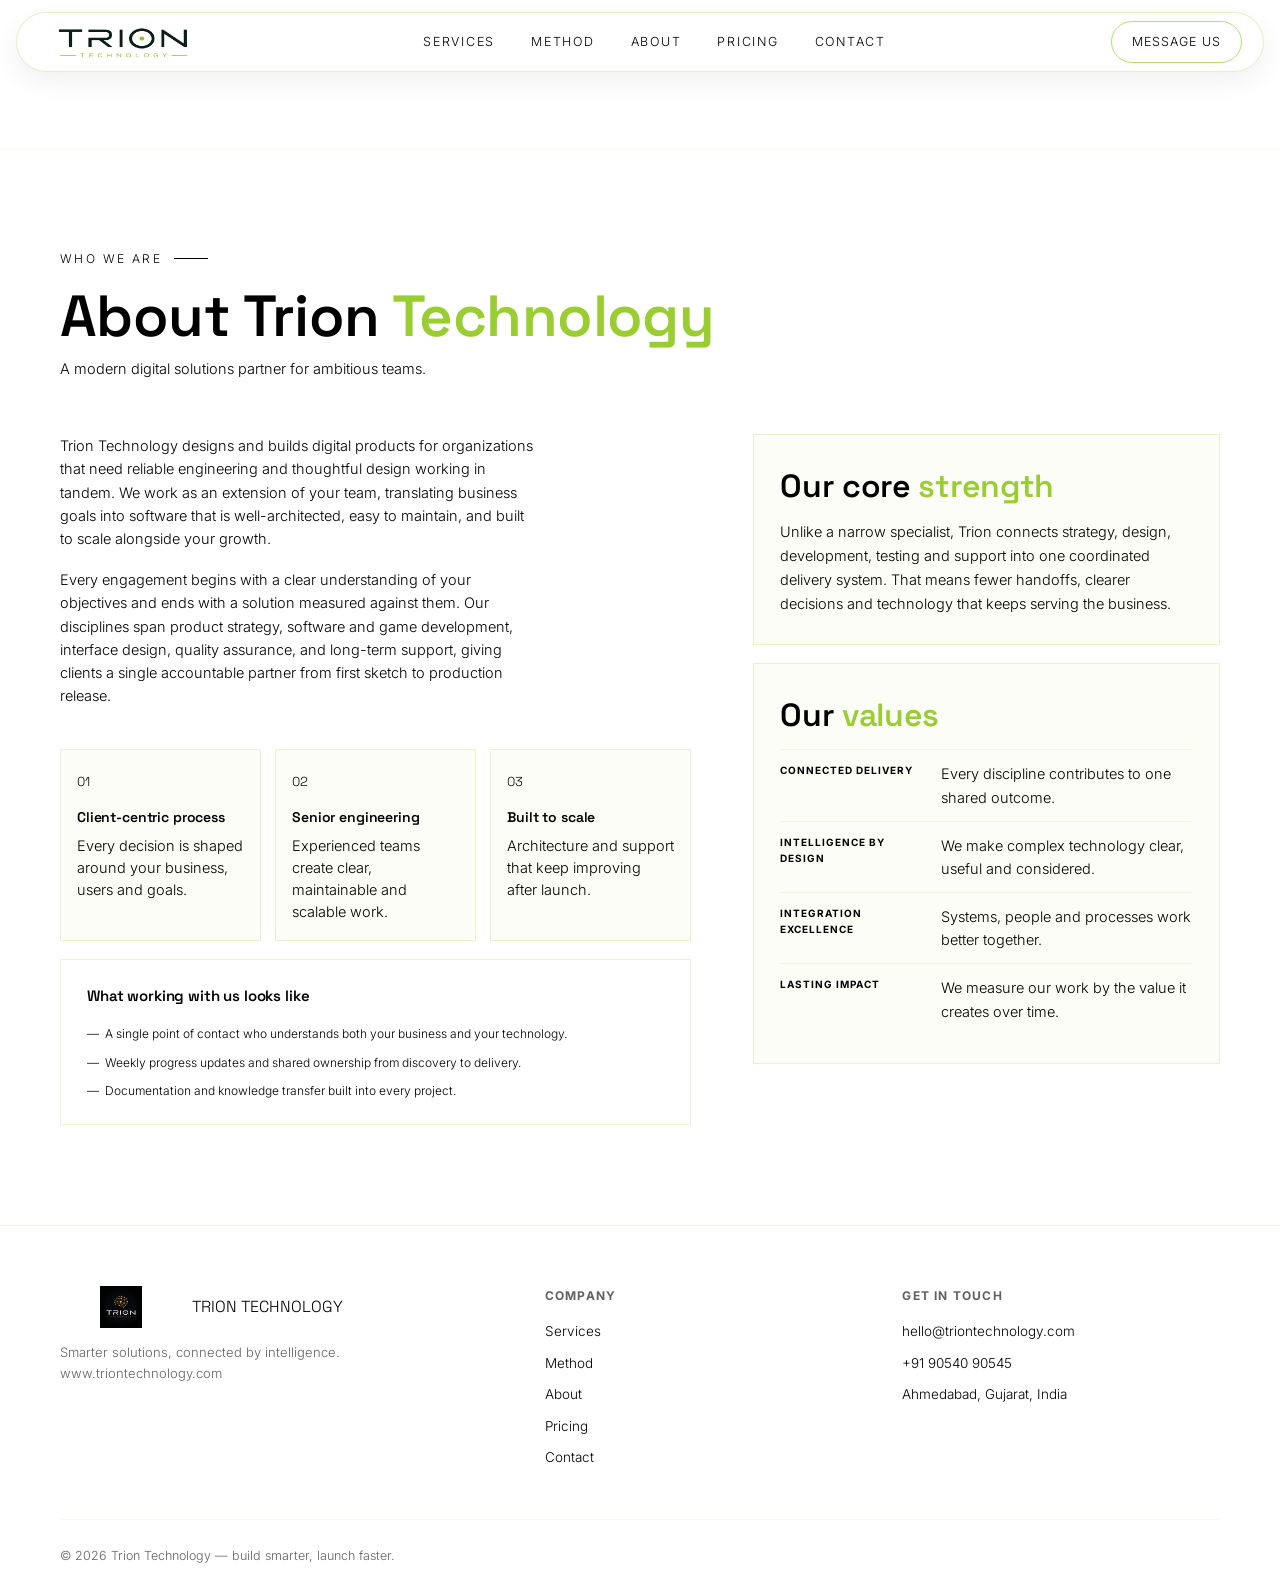
<file: trion-site-split/trion-site-split/about.html>
<!DOCTYPE html>
<html lang="en">
<head>
<meta charset="UTF-8">
<meta name="viewport" content="width=device-width, initial-scale=1.0">
<title>About Trion Technology</title>
<link rel="preconnect" href="https://fonts.googleapis.com">
<link rel="preconnect" href="https://fonts.gstatic.com" crossorigin>
<link href="https://fonts.googleapis.com/css2?family=Space+Grotesk:wght@400;500;600;700&family=Inter:wght@300;400;500;600&display=swap" rel="stylesheet">
<link rel="stylesheet" href="assets/css/styles.css">
</head>
<body class="inner-page">
<header class="nav"><div class="wrap"><a href="index.html#top" class="brandmark"><img src="assets/img/logo/logo.jpg" alt="Trion Technology logo" class="logo-img"></a><nav class="nav-links" id="navLinks"><div class="nav-item"><a href="index.html#services">Services</a></div><div class="nav-item"><a href="index.html#method">Method</a></div><div class="nav-item"><a href="about.html">About</a></div><div class="nav-item"><a href="pricing.html">Pricing</a></div><div class="nav-item"><a href="contact.html">Contact</a></div></nav><a class="whatsapp-btn" href="https://wa.me/919054090545" target="_blank" rel="noopener">Message us</a><button class="nav-toggle" id="navToggle" aria-label="Toggle menu">☰</button></div></header>
<main>
  <section class="about about-page-section about-layout">
    <div class="wrap">
      <div class="about-intro"><div class="eyebrow">Who we are</div><h1>About Trion <span class="accent">Technology</span></h1><p>A modern digital solutions partner for ambitious teams.</p></div>
      <div class="about-columns">
        <div class="about-story">
          <p>Trion Technology designs and builds digital products for organizations that need reliable engineering and thoughtful design working in tandem. We work as an extension of your team, translating business goals into software that is well-architected, easy to maintain, and built to scale alongside your growth.</p>
          <p>Every engagement begins with a clear understanding of your objectives and ends with a solution measured against them. Our disciplines span product strategy, software and game development, interface design, quality assurance, and long-term support, giving clients a single accountable partner from first sketch to production release.</p>
          <div class="about-principles">
            <article><span>01</span><h3>Client-centric process</h3><p>Every decision is shaped around your business, users and goals.</p></article>
            <article><span>02</span><h3>Senior engineering</h3><p>Experienced teams create clear, maintainable and scalable work.</p></article>
            <article><span>03</span><h3>Built to scale</h3><p>Architecture and support that keep improving after launch.</p></article>
          </div>
          <div class="about-note"><h3>What working with us looks like</h3><ul><li>A single point of contact who understands both your business and your technology.</li><li>Weekly progress updates and shared ownership from discovery to delivery.</li><li>Documentation and knowledge transfer built into every project.</li></ul></div>
        </div>
        <aside class="about-aside">
          <div class="about-panel"><h2>Our core <span class="accent">strength</span></h2><p>Unlike a narrow specialist, Trion connects strategy, design, development, testing and support into one coordinated delivery system. That means fewer handoffs, clearer decisions and technology that keeps serving the business.</p></div>
          <div class="about-panel about-values"><h2>Our <span class="accent">values</span></h2><div><strong>Connected delivery</strong><p>Every discipline contributes to one shared outcome.</p></div><div><strong>Intelligence by design</strong><p>We make complex technology clear, useful and considered.</p></div><div><strong>Integration excellence</strong><p>Systems, people and processes work better together.</p></div><div><strong>Lasting impact</strong><p>We measure our work by the value it creates over time.</p></div></div>
        </aside>
      </div>
    </div>
  </section>
</main>
<footer><div class="wrap"><div class="foot-grid"><div><div class="foot-brand"><img src="assets/img/logo/logo.jpg" alt="" class="logo-img"><span>TRION TECHNOLOGY</span></div><p style="font-size:13px;max-width:280px;color:var(--gray-dim)">Smarter solutions, connected by intelligence. www.triontechnology.com</p></div><div class="foot-col"><h4>Company</h4><ul><li><a href="index.html#services">Services</a></li><li><a href="index.html#method">Method</a></li><li><a href="about.html">About</a></li><li><a href="pricing.html">Pricing</a></li><li><a href="contact.html">Contact</a></li></ul></div><div class="foot-col"><h4>Get in touch</h4><ul><li><a href="mailto:hello@triontechnology.com">hello@triontechnology.com</a></li><li><a href="https://wa.me/919054090545">+91 90540 90545</a></li><li>Ahmedabad, Gujarat, India</li></ul></div></div><div class="foot-bottom"><div>© 2026 Trion Technology — build smarter, launch faster.</div></div></div></footer>
<script>var navToggle=document.getElementById('navToggle'),navLinks=document.getElementById('navLinks');navToggle.addEventListener('click',function(){var open=navLinks.style.display==='flex';navLinks.style.display=open?'none':'flex';navLinks.style.cssText+=open?'':'position:absolute;top:100%;left:0;right:0;background:#FFFFFF;flex-direction:column;padding:20px 40px;border-bottom:1px solid rgba(154,205,50,0.15);gap:18px;';});</script>
</body>
</html>
</file>
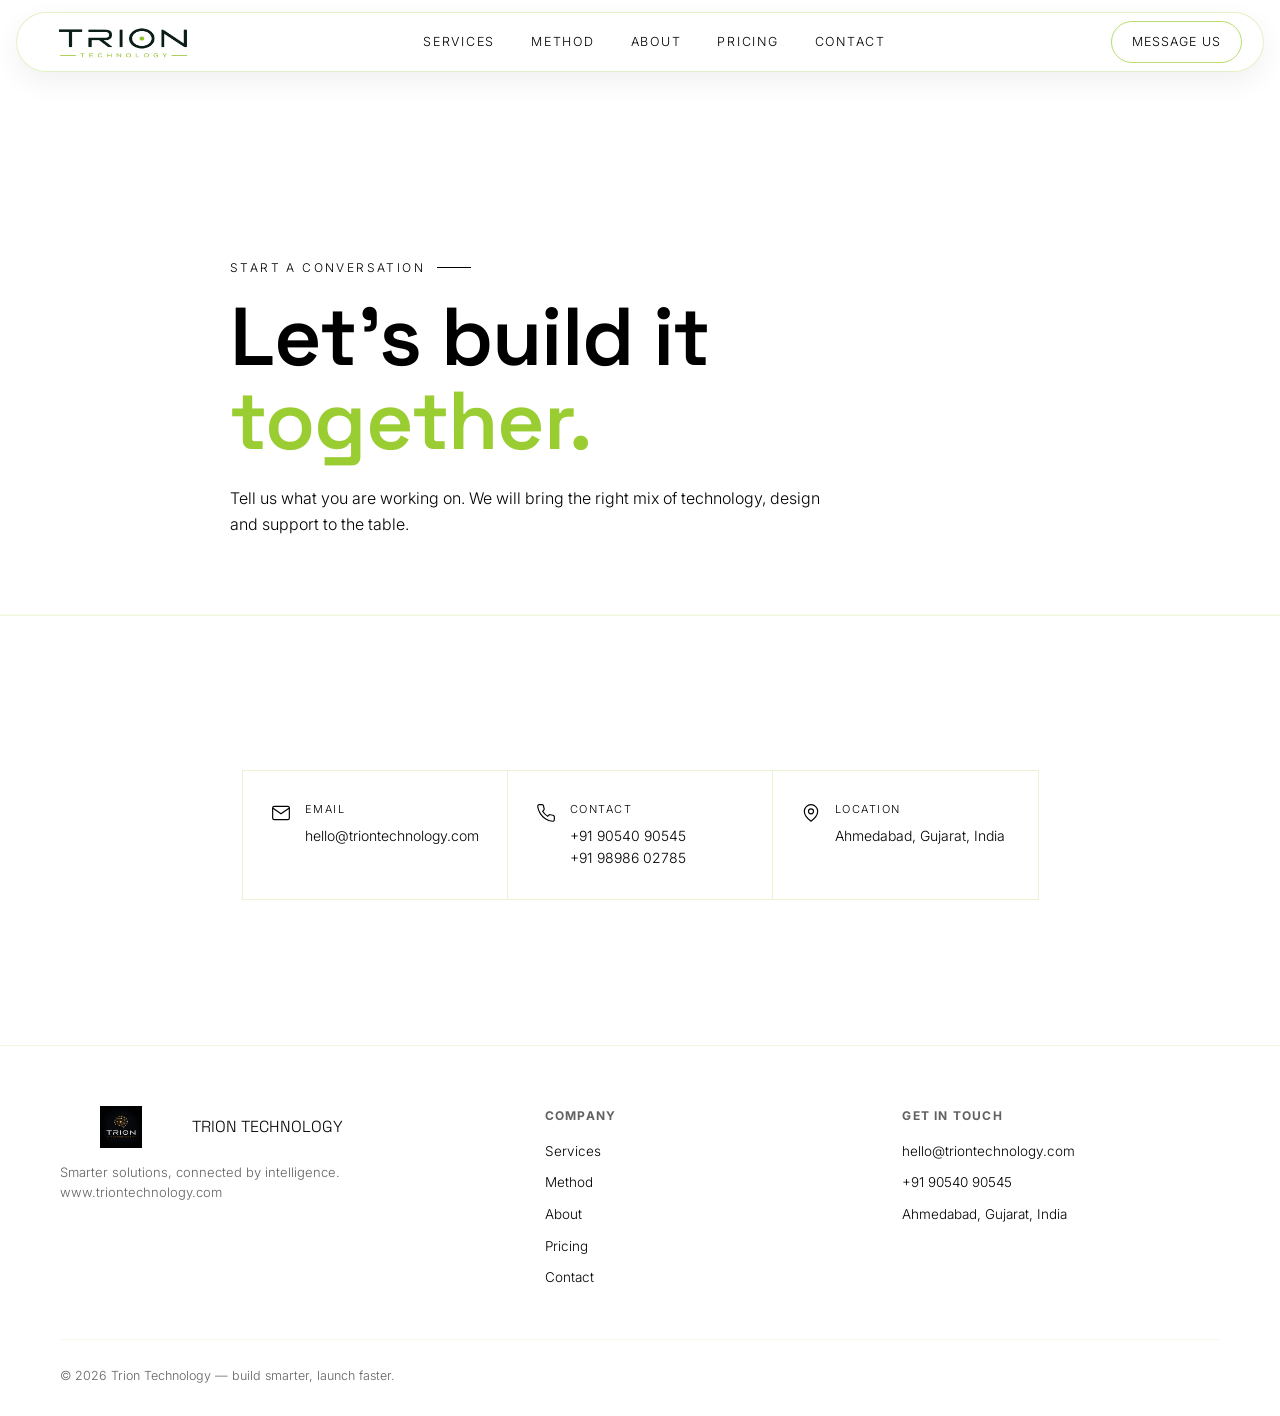
<file: trion-site-split/trion-site-split/contact.html>
<!DOCTYPE html>
<html lang="en">
<head>
<meta charset="UTF-8">
<meta name="viewport" content="width=device-width, initial-scale=1.0">
<title>Contact Trion Technology</title>
<link rel="preconnect" href="https://fonts.googleapis.com">
<link rel="preconnect" href="https://fonts.gstatic.com" crossorigin>
<link href="https://fonts.googleapis.com/css2?family=Space+Grotesk:wght@400;500;600;700&family=Inter:wght@300;400;500;600&display=swap" rel="stylesheet">
<link rel="stylesheet" href="assets/css/styles.css">
</head>
<body class="inner-page">
<header class="nav"><div class="wrap"><a href="index.html#top" class="brandmark"><img src="assets/img/logo/logo.jpg" alt="Trion Technology logo" class="logo-img"></a><nav class="nav-links" id="navLinks"><div class="nav-item"><a href="index.html#services">Services</a></div><div class="nav-item"><a href="index.html#method">Method</a></div><div class="nav-item"><a href="about.html">About</a></div><div class="nav-item"><a href="pricing.html">Pricing</a></div><div class="nav-item"><a href="contact.html">Contact</a></div></nav><a class="whatsapp-btn" href="https://wa.me/919054090545" target="_blank" rel="noopener">Message us</a><button class="nav-toggle" id="navToggle" aria-label="Toggle menu">☰</button></div></header>
<main>
  <section class="page-hero"><div class="wrap"><div class="eyebrow">Start a conversation</div><h1>Let's build it <span class="accent">together.</span></h1><p>Tell us what you are working on. We will bring the right mix of technology, design and support to the table.</p></div></section>
  <section class="cta-band contact-page-section"><div class="wrap"><div class="contact-panels"><div class="contact-panel"><svg viewBox="0 0 24 24" fill="none" stroke="currentColor" stroke-width="1.4"><rect x="2" y="4" width="20" height="16" rx="2"/><path d="M2 6l10 7 10-7"/></svg><div><div class="lbl">Email</div><div class="val"><a href="mailto:hello@triontechnology.com">hello@triontechnology.com</a></div></div></div><div class="contact-panel"><svg viewBox="0 0 24 24" fill="none" stroke="currentColor" stroke-width="1.4"><path d="M22 16.9v3a2 2 0 0 1-2.2 2 19.8 19.8 0 0 1-8.6-3.1 19.5 19.5 0 0 1-6-6 19.8 19.8 0 0 1-3.1-8.6A2 2 0 0 1 4.1 2h3a2 2 0 0 1 2 1.7c.1.9.3 1.8.6 2.7a2 2 0 0 1-.4 2.1L8 9.9a16 16 0 0 0 6 6l1.4-1.4a2 2 0 0 1 2.1-.4c.9.3 1.8.5 2.7.6a2 2 0 0 1 1.8 2.2z"/></svg><div><div class="lbl">Contact</div><div class="val">+91 90540 90545</div><div class="val">+91 98986 02785</div></div></div><div class="contact-panel"><svg viewBox="0 0 24 24" fill="none" stroke="currentColor" stroke-width="1.4"><path d="M20 10c0 6-8 12-8 12s-8-6-8-12a8 8 0 0 1 16 0z"/><circle cx="12" cy="10" r="3"/></svg><div><div class="lbl">Location</div><div class="val">Ahmedabad, Gujarat, India</div></div></div></div></div></section>
</main>
<footer><div class="wrap"><div class="foot-grid"><div><div class="foot-brand"><img src="assets/img/logo/logo.jpg" alt="" class="logo-img"><span>TRION TECHNOLOGY</span></div><p style="font-size:13px;max-width:280px;color:var(--gray-dim)">Smarter solutions, connected by intelligence. www.triontechnology.com</p></div><div class="foot-col"><h4>Company</h4><ul><li><a href="index.html#services">Services</a></li><li><a href="index.html#method">Method</a></li><li><a href="about.html">About</a></li><li><a href="pricing.html">Pricing</a></li><li><a href="contact.html">Contact</a></li></ul></div><div class="foot-col"><h4>Get in touch</h4><ul><li><a href="mailto:hello@triontechnology.com">hello@triontechnology.com</a></li><li><a href="https://wa.me/919054090545">+91 90540 90545</a></li><li>Ahmedabad, Gujarat, India</li></ul></div></div><div class="foot-bottom"><div>© 2026 Trion Technology — build smarter, launch faster.</div></div></div></footer>
<script>var navToggle=document.getElementById('navToggle'),navLinks=document.getElementById('navLinks');navToggle.addEventListener('click',function(){var open=navLinks.style.display==='flex';navLinks.style.display=open?'none':'flex';navLinks.style.cssText+=open?'':'position:absolute;top:100%;left:0;right:0;background:#FFFFFF;flex-direction:column;padding:20px 40px;border-bottom:1px solid rgba(154,205,50,0.15);gap:18px;';});</script>
</body>
</html>
</file>
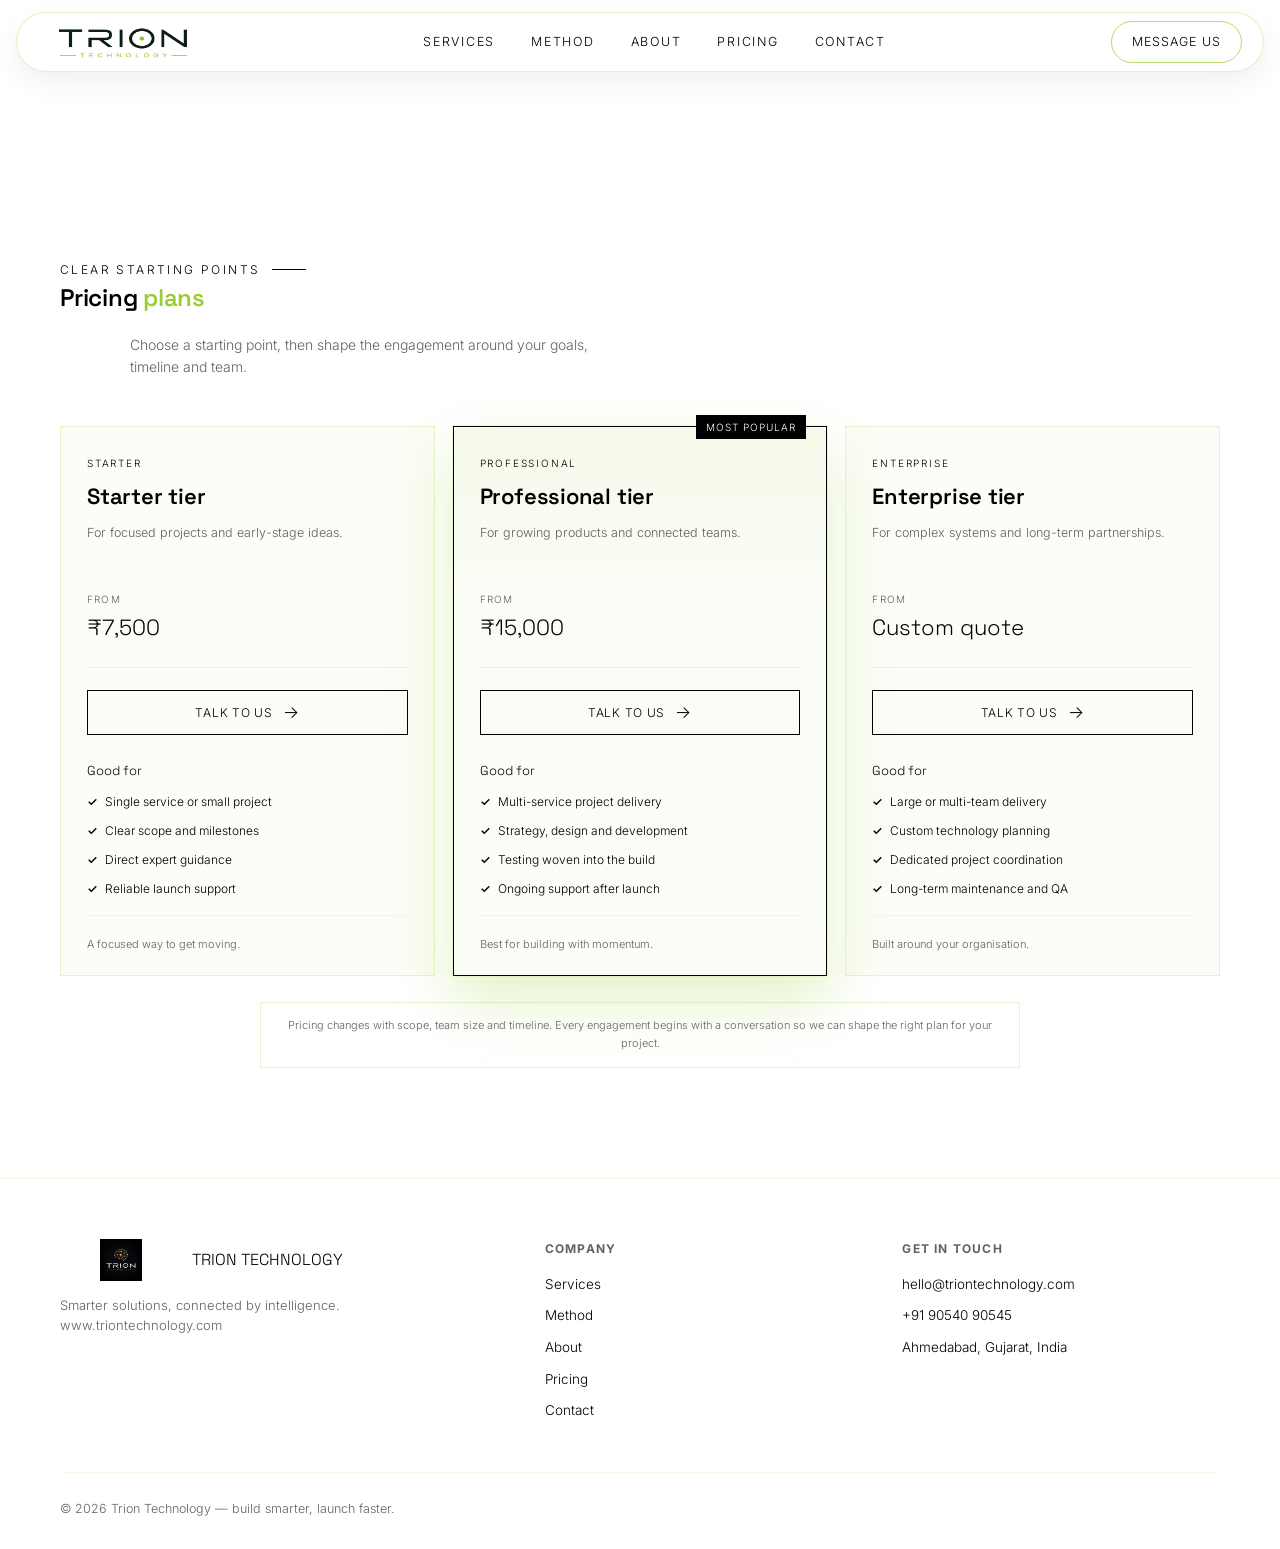
<file: trion-site-split/trion-site-split/pricing.html>
<!DOCTYPE html>
<html lang="en">
<head>
<meta charset="UTF-8">
<meta name="viewport" content="width=device-width, initial-scale=1.0">
<title>Pricing Plans — Trion Technology</title>
<link rel="preconnect" href="https://fonts.googleapis.com">
<link rel="preconnect" href="https://fonts.gstatic.com" crossorigin>
<link href="https://fonts.googleapis.com/css2?family=Space+Grotesk:wght@400;500;600;700&family=Inter:wght@300;400;500;600&display=swap" rel="stylesheet">
<link rel="stylesheet" href="assets/css/styles.css">
</head>
<body class="inner-page">
<header class="nav"><div class="wrap"><a href="index.html#top" class="brandmark"><img src="assets/img/logo/logo.jpg" alt="Trion Technology logo" class="logo-img"></a><nav class="nav-links" id="navLinks"><div class="nav-item"><a href="index.html#services">Services</a></div><div class="nav-item"><a href="index.html#method">Method</a></div><div class="nav-item"><a href="about.html">About</a></div><div class="nav-item"><a href="pricing.html">Pricing</a></div><div class="nav-item"><a href="contact.html">Contact</a></div></nav><a class="whatsapp-btn" href="https://wa.me/919054090545" target="_blank" rel="noopener">Message us</a><button class="nav-toggle" id="navToggle" aria-label="Toggle menu">☰</button></div></header>
<main>
  <section class="pricing pricing-page-section pricing-first"><div class="wrap"><div class="section-head pricing-heading"><div class="eyebrow">Clear starting points</div><h2>Pricing <span class="accent">plans</span></h2><p>Choose a starting point, then shape the engagement around your goals, timeline and team.</p></div><div class="pricing-grid">
    <article class="price-card"><div class="price-card-top"><div class="plan-label">Starter</div><h3>Starter tier</h3><p class="price-desc">For focused projects and early-stage ideas.</p><div class="price"><span>From</span>₹7,500</div></div><a class="price-cta" href="contact.html">Talk to us <span aria-hidden="true">→</span></a><div class="feature-label">Good for</div><ul class="price-features"><li>Single service or small project</li><li>Clear scope and milestones</li><li>Direct expert guidance</li><li>Reliable launch support</li></ul><div class="price-foot">A focused way to get moving.</div></article>
    <article class="price-card featured"><div class="popular-tag">Most popular</div><div class="price-card-top"><div class="plan-label">Professional</div><h3>Professional tier</h3><p class="price-desc">For growing products and connected teams.</p><div class="price"><span>From</span>₹15,000</div></div><a class="price-cta" href="contact.html">Talk to us <span aria-hidden="true">→</span></a><div class="feature-label">Good for</div><ul class="price-features"><li>Multi-service project delivery</li><li>Strategy, design and development</li><li>Testing woven into the build</li><li>Ongoing support after launch</li></ul><div class="price-foot">Best for building with momentum.</div></article>
    <article class="price-card"><div class="price-card-top"><div class="plan-label">Enterprise</div><h3>Enterprise tier</h3><p class="price-desc">For complex systems and long-term partnerships.</p><div class="price"><span>From</span>Custom quote</div></div><a class="price-cta" href="contact.html">Talk to us <span aria-hidden="true">→</span></a><div class="feature-label">Good for</div><ul class="price-features"><li>Large or multi-team delivery</li><li>Custom technology planning</li><li>Dedicated project coordination</li><li>Long-term maintenance and QA</li></ul><div class="price-foot">Built around your organisation.</div></article>
  </div><div class="pricing-note">Pricing changes with scope, team size and timeline. Every engagement begins with a conversation so we can shape the right plan for your project.</div></div></section>
</main>
<footer><div class="wrap"><div class="foot-grid"><div><div class="foot-brand"><img src="assets/img/logo/logo.jpg" alt="" class="logo-img"><span>TRION TECHNOLOGY</span></div><p style="font-size:13px;max-width:280px;color:var(--gray-dim)">Smarter solutions, connected by intelligence. www.triontechnology.com</p></div><div class="foot-col"><h4>Company</h4><ul><li><a href="index.html#services">Services</a></li><li><a href="index.html#method">Method</a></li><li><a href="about.html">About</a></li><li><a href="pricing.html">Pricing</a></li><li><a href="contact.html">Contact</a></li></ul></div><div class="foot-col"><h4>Get in touch</h4><ul><li><a href="mailto:hello@triontechnology.com">hello@triontechnology.com</a></li><li><a href="https://wa.me/919054090545">+91 90540 90545</a></li><li>Ahmedabad, Gujarat, India</li></ul></div></div><div class="foot-bottom"><div>© 2026 Trion Technology — build smarter, launch faster.</div></div></div></footer>
<script>var navToggle=document.getElementById('navToggle'),navLinks=document.getElementById('navLinks');navToggle.addEventListener('click',function(){var open=navLinks.style.display==='flex';navLinks.style.display=open?'none':'flex';navLinks.style.cssText+=open?'':'position:absolute;top:100%;left:0;right:0;background:#FFFFFF;flex-direction:column;padding:20px 40px;border-bottom:1px solid rgba(154,205,50,0.15);gap:18px;';});</script>
</body>
</html>
</file>
<file: trion-site-split/trion-site-split/assets/css/styles.css>
:root{
    --bg: #FFFFFF;
    --bg-alt: rgba(154,205,50,0.045);
    --gold: #000000;
    --gold-light: #000000;
    --gold-dim: #000000;
    --white: #000000;
    --gray: #000000;
    --gray-dim: rgba(0,0,0,0.62);
    --border: rgba(154,205,50,0.22);
    --font-head: 'Space Grotesk', sans-serif;
    --font-body: 'Inter', sans-serif;
  }
  *{ box-sizing:border-box; margin:0; padding:0; }
  html{ scroll-behavior:smooth; }
  body{
    background:var(--bg); color:var(--gray); font-family:var(--font-body); font-weight:300;
    line-height:1.6; overflow-x:hidden; -webkit-font-smoothing:antialiased;
  }
  a{ color:inherit; text-decoration:none; }
  ul{ list-style:none; }
  img,svg{ display:block; max-width:100%; }
  h1,h2,h3{ font-family:var(--font-head); color:var(--white); font-weight:600; letter-spacing:-0.01em; }
  .accent{ color:#9ACD32; }
  .wrap{ max-width:1240px; margin:0 auto; padding:0 40px; }
  :focus-visible{ outline:2px solid var(--gold-light); outline-offset:3px; }
  .sr-only{ position:absolute; width:1px; height:1px; padding:0; margin:-1px; overflow:hidden; clip:rect(0,0,0,0); white-space:nowrap; border:0; }
  section{ position:relative; }
  .inner-page main{ padding-top:76px; }
  .page-hero{ padding:110px 0 76px; border-bottom:1px solid rgba(154,205,50,0.1); }
  .page-hero .wrap{ max-width:900px; }
  .page-hero h1{ max-width:780px; margin-top:18px; color:var(--white); font-size:clamp(42px,7vw,82px); line-height:1.02; }
  .page-hero p{ max-width:590px; margin-top:24px; font-size:16px; color:var(--gray); }
  .about-page-section,.pricing-page-section,.contact-page-section{ border-top:none; }
  .contact-page-section{ min-height:430px; display:flex; align-items:center; }
  .about-layout{ padding:78px 0 112px; }
  .about-intro{ max-width:760px; margin-bottom:54px; }
  .about-intro h1{ margin-top:12px; font-size:clamp(36px,5vw,58px); line-height:1.05; }
  .about-intro p{ margin-top:10px; color:var(--gray-dim); font-size:14px; }
  .about-columns{ display:grid; grid-template-columns:minmax(0,1.15fr) minmax(300px,.85fr); gap:62px; align-items:start; }
  .about-story > p{ max-width:680px; font-size:14px; color:var(--gray); }
  .about-story > p + p{ margin-top:18px; }
  .about-principles{ display:grid; grid-template-columns:repeat(3,1fr); gap:14px; margin-top:42px; }
  .about-principles article{ min-height:142px; padding:18px 16px; border:1px solid var(--border); background:var(--bg-alt); }
  .about-principles span{ color:var(--gold); font-family:var(--font-head); font-size:13px; }
  .about-principles h3{ margin-top:12px; font-size:14px; }
  .about-principles p{ margin-top:7px; color:var(--gray-dim); font-size:11.5px; line-height:1.5; }
  .about-note{ margin-top:18px; padding:24px 26px; border:1px solid var(--border); }
  .about-note h3{ font-size:15px; margin-bottom:16px; }
  .about-note li{ position:relative; padding-left:18px; color:var(--gray); font-size:12px; }
  .about-note li + li{ margin-top:9px; }
  .about-note li::before{ content:"—"; position:absolute; left:0; color:var(--gold); }
  .about-aside{ display:flex; flex-direction:column; gap:18px; }
  .about-panel{ padding:26px 26px 28px; border:1px solid var(--border); background:var(--bg-alt); }
  .about-panel h2{ font-size:18px; margin-bottom:14px; }
  .about-panel > p{ color:var(--gray); font-size:13px; line-height:1.65; }
  .about-values > div{ display:grid; grid-template-columns:145px 1fr; gap:16px; padding:12px 0; border-top:1px solid rgba(154,205,50,.12); }
  .about-values strong{ color:var(--gold-light); font-size:10px; letter-spacing:.1em; text-transform:uppercase; }
  .about-values p{ color:var(--gray); font-size:12px; }
  .eyebrow{ display:flex; align-items:center; gap:12px; font-size:12px; letter-spacing:0.2em; text-transform:uppercase; color:var(--gold-dim); }
  .eyebrow::after{ content:""; width:34px; height:1px; background:var(--gold-dim); }
  .logo-img{ height:42px; width:122px; object-fit:contain; display:block; }
  .placeholder-tag{ font-size:10.5px; letter-spacing:0.06em; text-transform:uppercase; color:var(--gray-dim); border:1px dashed rgba(154,205,50,0.4); padding:2px 8px; border-radius:20px; }

  /* ---------- NAV ---------- */
  .nav{ position:sticky; top:12px; margin:12px 16px 0; z-index:100; background:rgba(255,255,255,0.46); backdrop-filter:blur(14px) saturate(125%); -webkit-backdrop-filter:blur(14px) saturate(125%); border:1px solid rgba(154,205,50,0.28); border-radius:999px; box-shadow:0 10px 28px rgba(0,0,0,0.06); }
  .nav.nav-hidden{ transform:none; opacity:1; pointer-events:auto; }
  .nav .wrap{ display:flex; align-items:center; justify-content:space-between; padding:8px 18px 8px 28px; }
  .brandmark{ display:flex; align-items:center; flex-shrink:0; }
  .brandmark .logo-img{ content:url("../img/logo/logo1.png"); width:150px; height:36px; object-fit:contain; }
  .nav-links{ display:flex; align-items:center; gap:36px; }
  .nav-item{ position:relative; }
  .nav-links > .nav-item > a, .nav-links > .nav-item > button{
    font-size:12.5px; letter-spacing:0.14em; text-transform:uppercase; color:var(--gray);
    background:none; border:none; font-family:var(--font-body); cursor:pointer;
    display:flex; align-items:center; gap:6px; transition:color .2s ease;
  }
  .nav-item:hover > a, .nav-item:hover > button, .nav-item.open > button{ color:#9ACD32; }
  .caret{ font-size:9px; transition:transform .2s ease; }
  .nav-item.open .caret{ transform:rotate(180deg); }
  .whatsapp-btn{
    display:inline-flex; align-items:center; gap:8px; padding:10px 20px; border:1px solid rgba(154,205,50,0.7);
    color:#000000; font-size:12.5px; letter-spacing:0.08em; text-transform:uppercase; border-radius:2px;
    border-radius:999px; transition:background .2s ease,color .2s ease;
  }
  .whatsapp-btn:hover{ background:#9ACD32; border-color:#9ACD32; color:#000000; }

  .mega-panel{
    position:absolute; top:calc(100% + 18px); left:50%; transform:translateX(-50%);
    width:360px; background:rgba(154,205,50,0.08); border:1px solid var(--border); border-radius:4px;
    padding:10px; opacity:0; visibility:hidden; transform:translateX(-50%) translateY(6px);
    transition:opacity .2s ease, transform .2s ease; box-shadow:0 20px 50px rgba(154,205,50,0.5);
  }
  .nav-item.open .mega-panel{ opacity:1; visibility:visible; transform:translateX(-50%) translateY(0); }
  .mega-item{ display:block; padding:12px 14px; border-radius:3px; transition:background .15s ease; }
  .mega-item:hover{ background:rgba(154,205,50,0.08); }
  .mega-item .mi-name{ font-family:var(--font-head); color:var(--white); font-size:14px; margin-bottom:3px; }
  .mega-item .mi-desc{ font-size:12.5px; color:var(--gray-dim); }

  .nav-toggle{ display:none; background:transparent; border:1px solid var(--border); color:#000000; padding:8px 10px; border-radius:999px; }

  /* ---------- HERO ---------- */
  .hero{ height:100vh; position:relative; padding-top:0; }
  .hero-sticky{ position:sticky; top:0; height:100vh; overflow:hidden; border-bottom:1px solid rgba(154,205,50,0.1); }
  .hero-visual{ position:absolute; inset:0; display:flex; align-items:center; justify-content:center; background:#FFFFFF; overflow:hidden; }
  .hero-visual canvas{ width:100%; height:100%; aspect-ratio:1552 / 720; display:block; object-fit:contain; image-rendering:auto; }
  .hero-overlay{ position:absolute; z-index:1; left:0; top:0; bottom:0; width:42%; display:flex; flex-direction:column; align-items:flex-start; justify-content:center; padding:32px 28px 24px max(40px,calc((100vw - 1240px) / 2)); text-align:left; background:transparent; pointer-events:auto; }
  .hero-overlay.is-visible{ opacity:1; transform:none; }
  .hero-overlay .eyebrow{ margin-bottom:14px; }
  .hero-overlay h1{ max-width:520px; color:var(--white); font-size:clamp(30px,4.2vw,52px); line-height:1.06; }
  .hero-overlay h1 .accent{ color:#9ACD32; }
  .hero-overlay p{ max-width:520px; margin-top:16px; font-size:15px; color:var(--white); }
  .btn-primary{
    display:inline-block; padding:14px 28px; border:1px solid #9ACD32; color:#000000;
    font-size:13px; letter-spacing:0.08em; text-transform:uppercase; border-radius:2px;
    transition:background .2s ease,color .2s ease;
  }
  .btn-primary:hover{ background:#9ACD32; border-color:#9ACD32; color:#000000; }
  .btn-secondary{
    display:inline-block; padding:14px 28px; color:#000000; border:1px solid rgba(154,205,50,0.45);
    font-size:13px; letter-spacing:0.08em; text-transform:uppercase; border-radius:2px; transition:border-color .2s ease,color .2s ease;
  }
  .btn-secondary:hover{ background:#9ACD32; border-color:#9ACD32; color:#000000; }
  .hero-cta-row{ margin-top:20px; display:flex; gap:10px; flex-wrap:wrap; justify-content:flex-start; }

  /* ---------- SELECTED WORK CAROUSEL ---------- */
  .projects{ padding:96px 0 92px; border-top:1px solid rgba(154,205,50,0.1); overflow:hidden; scroll-margin-top:100px; }
  .projects-head{ display:flex; align-items:end; justify-content:space-between; gap:40px; margin-bottom:42px; }
  .projects-head .eyebrow{ margin-bottom:16px; }
  .projects-head h2{ font-size:clamp(28px,4vw,48px); line-height:1.05; }
  .projects-head p{ max-width:270px; font-size:13px; color:var(--gray-dim); }
  .project-carousel{ width:100%; padding:18px 0; border:1px solid var(--border); background:rgba(154,205,50,.12); box-shadow:inset 0 1px 0 rgba(255,255,255,.04),inset 0 -1px 0 rgba(255,255,255,.04); overflow:hidden; position:relative; }
  .project-track{ display:flex; align-items:center; gap:18px; width:max-content; min-height:550px; animation:projectScroll 38s linear infinite; }
  .project-carousel:hover .project-track{ animation-play-state:paused; }
  .project-card{ position:relative; width:min(65vw,650px); aspect-ratio:1.5/1; flex:0 0 auto; overflow:hidden; border-radius:8px; background:rgba(154,205,50,.12); filter:saturate(.8); }
  .project-card img{ width:100%; height:100%; object-fit:cover; }
  .project-card-shade{ position:absolute; inset:0; background:linear-gradient(180deg,rgba(154,205,50,0) 28%,rgba(154,205,50,.82) 100%); }
  .project-card-copy{ position:absolute; left:34px; right:34px; bottom:30px; color:var(--white); }
  .project-card-copy span{ color:var(--gold-light); font-size:11px; letter-spacing:.16em; text-transform:uppercase; }
  .project-card-copy h3{ font-size:clamp(24px,3.1vw,42px); line-height:1.05; margin:7px 0 6px; }
  .project-card-copy p{ color:var(--gray); font-size:12px; }
  @keyframes projectScroll{ from{ transform:translateX(0); } to{ transform:translateX(-50%); } }
  @media (prefers-reduced-motion: reduce){ .project-track{ animation:none; } }

  /* ---------- STATS ---------- */
  /* ---------- METHOD (scroll-scrubbed) ---------- */
  .method-scroll{ height:500vh; position:relative; background:rgb(var(--method-bg, 255,255,255)); color:rgb(var(--method-text, 0,0,0)); transition:background-color .15s linear, color .15s linear; }
  .method-sticky{ position:sticky; top:0; height:100vh; display:flex; align-items:center; overflow:hidden; border-top:1px solid rgba(154,205,50,0.1); background:inherit; transition:background-color .15s linear; }
  .method-sticky .wrap{ width:100%; display:grid; grid-template-columns:minmax(0, 1.15fr) minmax(300px, .85fr); gap:70px; align-items:center; }
  .method-display{ position:relative; min-height:430px; display:flex; align-items:center; overflow:hidden; }
  .method-ghost{ position:absolute; left:-12px; top:50%; transform:translateY(-50%); font-family:var(--font-head); font-size:clamp(260px, 35vw, 560px); line-height:.8; font-weight:700; letter-spacing:-.09em; color:rgba(0,0,0,.08); user-select:none; }
  .method-title{ position:relative; z-index:1; max-width:650px; font-family:var(--font-head); font-size:clamp(76px, 11vw, 178px); line-height:.82; letter-spacing:-.07em; font-weight:700; color:rgb(var(--method-heading, 0,0,0)); }
  .method-title-in{ animation:methodTitleIn .65s cubic-bezier(.2,.8,.2,1); }
  @keyframes methodTitleIn{ from{ opacity:0; transform:translateY(38px); } to{ opacity:1; transform:translateY(0); } }
  .method-content{ width:100%; max-width:460px; }
  .method-content h3{ color:rgb(var(--method-heading, 0,0,0)); }
  .method-content .eyebrow{ color:rgb(var(--method-accent, 0,0,0)); }
  .method-content .eyebrow::after{ background:currentColor; }
  .phase-rail{ margin-top:26px; display:flex; flex-direction:column; gap:10px; }
  .phase-rail li{
    font-size:12px; letter-spacing:0.14em; text-transform:uppercase; color:rgb(var(--method-muted, 0,0,0));
    padding-left:16px; border-left:2px solid rgb(var(--method-border, 0,0,0)); transition:color .3s ease, border-color .3s ease;
  }
  .phase-rail li.active{ color:rgb(var(--method-accent-light, 0,0,0)); border-left-color:rgb(var(--method-accent, 0,0,0)); }

  .method-content .eyebrow{ margin-bottom:20px; }
  .phase-block{ display:none; }
  .phase-block.active{ display:block; animation:fadeUp .5s ease; }
  @keyframes fadeUp{ from{ opacity:0; transform:translateY(10px);} to{ opacity:1; transform:translateY(0);} }
  .phase-block .step-no{ font-family:var(--font-head); font-size:13px; color:rgb(var(--method-accent, 0,0,0)); letter-spacing:0.08em; margin-bottom:10px; }
  .phase-block h3{ font-size:clamp(22px,2.6vw,30px); margin-bottom:16px; }
  .phase-block p{ font-size:14.5px; color:rgb(var(--method-text, 0,0,0)); max-width:460px; }
  .method-content::before{ content:""; display:block; width:100%; height:1px; margin-bottom:28px; background:rgb(var(--method-border, 0,0,0)); opacity:.65; }
  .phase-note{ margin-top:16px; }

  /* ---------- MARQUEE TICKER ---------- */
  .ticker{ padding:26px 0; border-top:1px solid rgba(154,205,50,0.14); border-bottom:1px solid rgba(154,205,50,0.14); overflow:hidden; background:var(--bg-alt); }
  .ticker-track{ display:flex; width:max-content; gap:0; animation:scrollX 32s linear infinite; }
  @media (prefers-reduced-motion: reduce){ .ticker-track{ animation:none; } }
  .ticker-track span{
    font-family:var(--font-head); font-size:15px; letter-spacing:0.04em; color:var(--gray-dim);
    white-space:nowrap; padding:0 26px; text-transform:uppercase;
  }
  .ticker-track span b{ color:var(--gold); }

  /* ---------- SERVICES ---------- */
  .services{ padding:112px 0 118px; border-top:1px solid rgba(154,205,50,0.1); background:var(--bg); color:var(--gray); }
  .services-intro{ max-width:620px; margin:0 auto 62px; text-align:center; }
  .services-intro .eyebrow{ color:var(--gold-dim); justify-content:center; }
  .services-intro .eyebrow::after{ display:none; }
  .services-intro h2{ color:var(--white); font-size:clamp(34px,5vw,58px); line-height:1.05; margin-top:14px; }
  .services-intro p{ font-size:15px; line-height:1.7; color:var(--gray); margin:18px auto 0; }
  .service-cards{ display:grid; grid-template-columns:repeat(3,1fr); gap:14px; }
  .service-card{ min-height:380px; display:flex; flex-direction:column; padding:30px 28px 26px; border:1px solid var(--border); border-radius:4px; background:var(--bg-alt); box-shadow:none; transition:transform .25s ease,border-color .25s ease,background .25s ease; }
  .service-card:hover{ transform:translateY(-6px); border-color:var(--gold); background:rgba(154,205,50,.12); }
  .service-card .icn{ width:52px; height:52px; padding:13px; margin-bottom:32px; color:var(--gold); border:1px solid var(--border); border-radius:50%; background:rgba(154,205,50,.04); }
  .service-card h3{ color:var(--white); font-size:24px; line-height:1.15; margin-bottom:12px; }
  .service-card p{ font-size:13.5px; line-height:1.55; color:var(--gray); margin-bottom:24px; }
  .service-card .go{ display:flex; align-items:center; justify-content:center; gap:10px; width:100%; margin-top:auto; padding:12px 16px; border-radius:2px; background:rgba(154,205,50,.1); color:var(--gold-light); font-size:12px; letter-spacing:.04em; text-transform:none; transition:background .2s ease,color .2s ease; }
  .service-card .go span{ font-size:18px; line-height:0; transition:transform .2s ease; }
  .service-card .go:hover{ background:var(--gold); color:#FFFFFF; }
  .service-card .go:hover span{ transform:translateX(3px); }

  /* ---------- BENEFITS ---------- */
  .benefits{ padding:100px 0; border-top:1px solid rgba(154,205,50,0.1); }
  .benefits-grid{ display:grid; grid-template-columns:repeat(4,1fr); gap:1px; background:rgba(154,205,50,0.16); border:1px solid rgba(154,205,50,0.16); margin-bottom:70px; }
  .benefit-col{ background:var(--bg); padding:30px 26px; }
  .benefit-col h3{ font-size:16px; margin-bottom:14px; color:var(--gold-light); }
  .benefit-col li{ font-size:13px; color:var(--gray); padding:5px 0; }
  .why-panel{ border:1px solid var(--border); padding:50px 46px; position:relative; }
  .why-panel::before,.why-panel::after{ content:""; position:absolute; width:24px; height:24px; border:1px solid var(--gold); }
  .why-panel::before{ top:-1px; left:-1px; border-right:none; border-bottom:none; }
  .why-panel::after{ bottom:-1px; right:-1px; border-left:none; border-top:none; }
  .why-panel h2{ text-align:center; font-size:22px; margin-bottom:30px; }
  .why-panel ul{ max-width:640px; margin:0 auto; display:flex; flex-direction:column; gap:14px; }
  .why-panel li{ font-size:14.5px; color:var(--gray); padding-left:22px; position:relative; }
  .why-panel li::before{ content:"—"; position:absolute; left:0; color:var(--gold); }

  /* ---------- ABOUT ---------- */
  .about{ padding:100px 0; border-top:1px solid rgba(154,205,50,0.1); }
  .about-grid{ display:grid; grid-template-columns:0.9fr 1.1fr; gap:70px; align-items:center; }
  .about .eyebrow{ margin-bottom:18px; }
  .about h2{ font-size:clamp(24px,3vw,32px); margin-bottom:8px; }
  .about .tagline{ color:var(--gold); font-size:14px; margin-bottom:22px; }
  .about p{ font-size:14.5px; color:var(--gray); max-width:480px; }
  .about-visual{ border:1px solid var(--border); aspect-ratio:4/3; display:flex; align-items:center; justify-content:center; background:radial-gradient(circle at 50% 40%, rgba(154,205,50,0.12), transparent 70%); }
  .about-visual svg{ width:120px; height:120px; opacity:0.85; }

  /* ---------- PRICING ---------- */
  .pricing{ padding:96px 0 110px; border-top:1px solid rgba(154,205,50,0.1); }
  .pricing-first{ padding-top:112px; border-top:none; }
  .pricing-heading{ max-width:650px; margin-bottom:48px; }
  .pricing-heading p{ max-width:510px; margin:16px auto 0; font-size:14px; color:var(--gray-dim); }
  .pricing-grid{ display:grid; grid-template-columns:repeat(3,1fr); gap:18px; align-items:stretch; }
  .price-card{ position:relative; min-height:550px; border:1px solid var(--border); padding:28px 26px 22px; display:flex; flex-direction:column; background:var(--bg-alt); }
  .price-card.featured{ border-color:var(--gold); background:linear-gradient(180deg,rgba(154,205,50,.1),var(--bg-alt) 32%); box-shadow:0 0 0 1px rgba(154,205,50,.12),0 24px 55px rgba(154,205,50,.28); }
  .popular-tag{ position:absolute; top:-12px; right:20px; padding:4px 10px; background:var(--gold); color:#FFFFFF; font-size:10px; letter-spacing:.1em; text-transform:uppercase; }
  .price-card-top{ border-bottom:1px solid rgba(154,205,50,.16); padding-bottom:22px; }
  .plan-label{ color:var(--gold-dim); font-size:10px; letter-spacing:.18em; text-transform:uppercase; }
  .price-card h3{ font-size:22px; margin-top:8px; }
  .price-desc{ min-height:44px; margin-top:8px; font-size:12.5px; color:var(--gray-dim); }
  .price{ margin-top:24px; font-family:var(--font-head); color:var(--white); font-size:22px; }
  .price span{ display:block; margin-bottom:3px; font-family:var(--font-body); color:var(--gray-dim); font-size:10px; letter-spacing:.12em; text-transform:uppercase; }
  .price-cta{ display:flex; justify-content:center; align-items:center; gap:10px; margin:22px 0 26px; padding:12px 16px; border:1px solid var(--gold); color:var(--white); font-size:12px; letter-spacing:.06em; text-transform:uppercase; transition:background .2s ease,color .2s ease; }
  .price-cta span{ font-size:17px; line-height:0; }
  .price-cta:hover{ background:var(--gold); color:#FFFFFF; }
  .feature-label{ color:var(--white); font-family:var(--font-head); font-size:13px; margin-bottom:10px; }
  .price-features{ display:flex; flex-direction:column; gap:10px; }
  .price-features li{ position:relative; padding-left:18px; color:var(--gray); font-size:12px; }
  .price-features li::before{ content:"✓"; position:absolute; left:0; color:var(--gold); font-weight:600; }
  .price-foot{ margin-top:auto; padding-top:20px; border-top:1px solid rgba(154,205,50,.12); color:var(--gray-dim); font-size:11px; }
  .pricing-note{ max-width:760px; margin:26px auto 0; padding:14px 18px; border:1px solid rgba(154,205,50,.24); color:var(--gray-dim); font-size:11px; text-align:center; }

  /* ---------- CTA BAND ---------- */
  .cta-band{ padding:110px 0 100px; text-align:center; border-top:1px solid rgba(154,205,50,0.14); }
  .cta-band h2{ font-size:clamp(28px,4.4vw,44px); line-height:1.2; margin-bottom:50px; }
  .contact-panels{ display:grid; grid-template-columns:repeat(3,1fr); max-width:900px; margin:0 auto; border:1px solid var(--border); }
  .contact-panel{ padding:30px 28px; text-align:left; display:flex; gap:14px; align-items:flex-start; border-right:1px solid var(--border); }
  .contact-panel:last-child{ border-right:none; }
  .contact-panel svg{ width:20px; height:20px; color:var(--gold); flex-shrink:0; margin-top:2px; }
  .contact-panel .lbl{ font-size:11px; letter-spacing:0.14em; text-transform:uppercase; color:var(--gold-dim); margin-bottom:6px; }
  .contact-panel .val{ font-size:14px; color:var(--white); }

  /* ---------- FOOTER ---------- */
  footer{ border-top:1px solid rgba(154,205,50,0.14); padding:60px 0 30px; }
  .foot-grid{ display:grid; grid-template-columns:1.4fr 1fr 1fr; gap:40px; padding-bottom:40px; }
  .foot-brand{ display:flex; align-items:center; gap:10px; margin-bottom:14px; }
  .foot-brand span{ font-family:var(--font-head); color:var(--white); font-size:16px; }
  .foot-col h4{ font-size:12px; letter-spacing:0.1em; text-transform:uppercase; color:var(--gray-dim); margin-bottom:16px; }
  .foot-col li{ font-size:13.5px; margin-bottom:10px; }
  .foot-col a:hover{ color:var(--gold-light); }
  .foot-bottom{ display:flex; justify-content:space-between; align-items:center; border-top:1px solid rgba(154,205,50,0.1); padding-top:26px; font-size:12.5px; color:var(--gray-dim); }
  .foot-social{ display:flex; gap:16px; }
  .foot-social svg{ width:16px; height:16px; color:var(--gray-dim); transition:color .2s ease; }
  .foot-social a:hover svg{ color:var(--gold); }

  /* ---------- RESPONSIVE ---------- */
  @media (max-width:980px){
    .nav-links{ display:none; }
    .nav-toggle{ display:block; }
    .stat-box:nth-child(2){ border-right:none; }
    .service-cards{ grid-template-columns:1fr 1fr; }
    .pricing-grid{ grid-template-columns:1fr 1fr; }
    .about-grid{ grid-template-columns:1fr; }
    .about-columns{ grid-template-columns:1fr; gap:42px; }
    .hero .wrap{ grid-template-columns:1fr; gap:20px; }
    .method-content{ max-width:620px; }
    .method-sticky .wrap{ grid-template-columns:1fr; gap:18px; }
    .method-display{ min-height:260px; }
    .method-title{ font-size:clamp(72px, 16vw, 130px); }
    .foot-grid{ grid-template-columns:1fr; }
    .contact-panels{ grid-template-columns:1fr; }
    .contact-panel{ border-right:none; border-bottom:1px solid var(--border); }
    .contact-panel:last-child{ border-bottom:none; }
  }
  @media (max-width:620px){
    .wrap{ padding:0 22px; }
    .hero{ padding-top:0; }
    .hero-sticky{ top:0; height:100vh; }
    .hero-visual{ inset:0; opacity:.3; }
    .hero-overlay{ width:88%; padding:34px 22px 24px; background:transparent; }
    .hero-overlay h1{ font-size:clamp(30px,10vw,48px); }
    .hero-overlay p{ max-width:390px; font-size:14px; }
    .hero-cta-row{ margin-top:22px; gap:8px; }
    .hero-overlay p{ font-size:14px; }
    .hero-cta-row{ gap:10px; }
    .hero-overlay .btn-primary,.hero-overlay .btn-secondary{ padding:12px 18px; font-size:11px; }
    .benefits-grid,.service-cards,.pricing-grid{ grid-template-columns:1fr; }
    .price-card{ min-height:0; }
    .contact-panel{ border-right:none !important; border-bottom:1px solid var(--border); }
    .method-scroll{ height:560vh; }
    .method-display{ min-height:220px; }
    .method-ghost{ left:-8px; font-size:250px; }
    .method-title{ font-size:76px; }
    .about-layout{ padding:64px 0 82px; }
    .about-intro{ margin-bottom:38px; }
    .about-principles{ grid-template-columns:1fr; }
    .about-values > div{ grid-template-columns:1fr; gap:4px; }
    .projects{ padding:72px 0 70px; }
    .projects-head{ display:block; margin-bottom:28px; }
    .projects-head p{ margin-top:16px; }
    .project-track{ justify-content:flex-start; min-height:390px; gap:12px; }
    .project-card{ width:82vw; }
    .project-card-copy{ left:22px; right:22px; bottom:22px; }
    .services{ padding:80px 0 84px; }
    .services-intro{ margin-bottom:38px; }
    .service-card{ min-height:340px; }
  }
</file>
